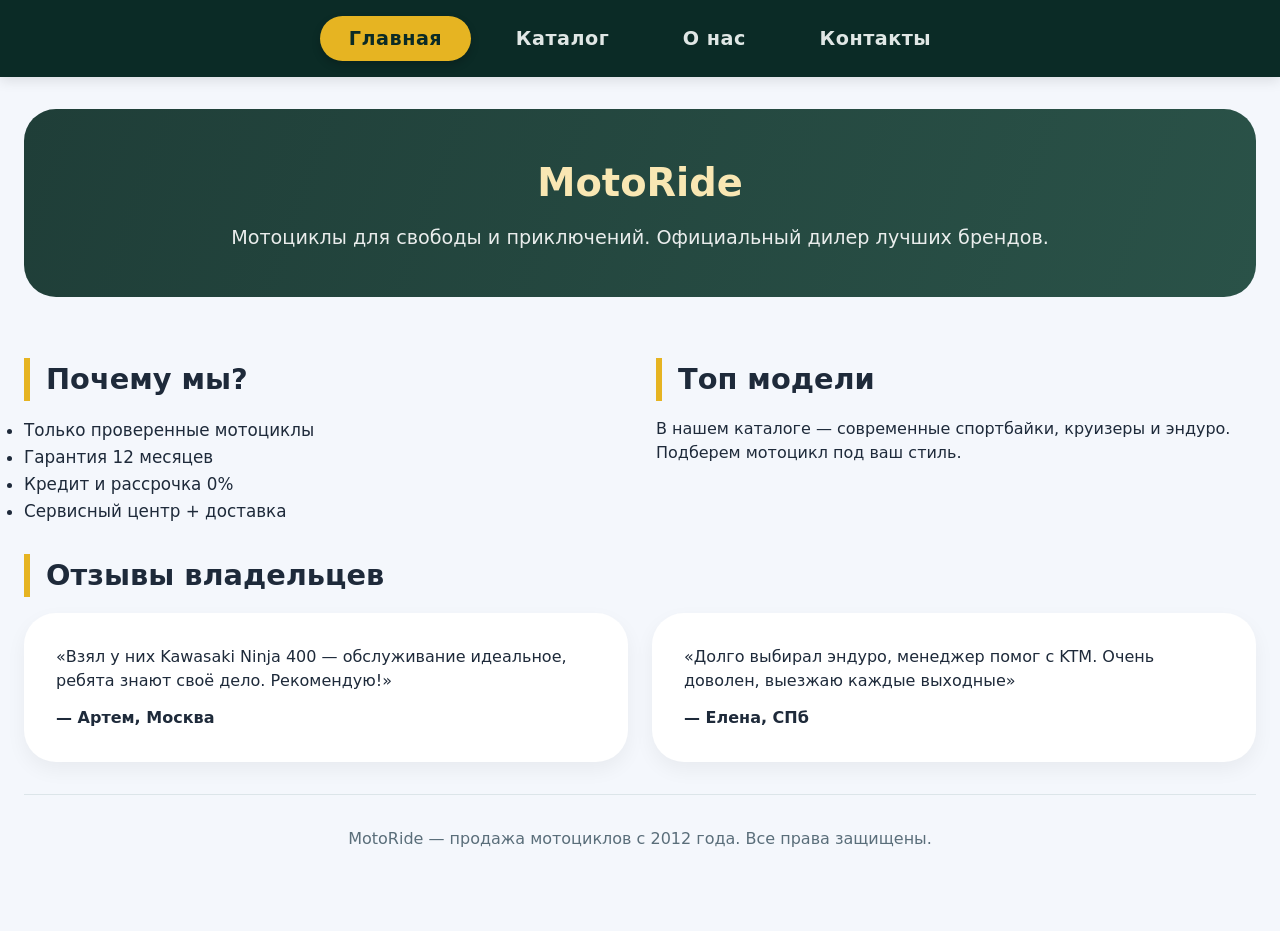
<file: index.html>
<!DOCTYPE html>
<html lang="ru">
<head>
    <meta charset="UTF-8">
    <meta name="viewport" content="width=device-width, initial-scale=1.0, user-scalable=yes">
    <title>MotoRide | Продажа мотоциклов</title>
    <link rel="stylesheet" href="css/style.css">
</head>
<body>

<div class="nav-bar">
    <a href="index.html"><button class="nav-btn active" data-page="home">Главная</button></a>
    <a href="catalog.html"><button class="nav-btn" data-page="catalog">Каталог</button></a>
    <a href="about.html"><button class="nav-btn" data-page="about">О нас</button></a>
    <a href="contacts.html"><button class="nav-btn" data-page="contacts">Контакты</button></a>
</div>

<div class="pages-container">
    <div id="home" class="page active-page">
        <div class="hero">
            <h1>MotoRide</h1>
            <p>Мотоциклы для свободы и приключений. Официальный дилер лучших брендов.</p>
        </div>

        <div style="display: flex; flex-wrap: wrap; gap: 2rem; justify-content: space-between;">
            <div style="flex: 1; min-width: 200px;">
                <h2>Почему мы?</h2>
                <ul style="margin-top: 1rem; line-height: 1.6; font-size: 1.05rem;">
                    <li>Только проверенные мотоциклы</li>
                    <li>Гарантия 12 месяцев</li>
                    <li>Кредит и рассрочка 0%</li>
                    <li>Сервисный центр + доставка</li>
                </ul>
            </div>
            <div style="flex: 1; min-width: 200px;">
                <h2>Топ модели</h2>
                <p>В нашем каталоге — современные спортбайки, круизеры и эндуро. Подберем мотоцикл под ваш стиль.</p>
            </div>
        </div>

        <h2>Отзывы владельцев</h2>
        <div style="display: grid; grid-template-columns: repeat(auto-fit, minmax(240px,1fr)); gap: 1.5rem;">
            <div class="info-card" style="margin:0;">
                <p>«Взял у них Kawasaki Ninja 400 — обслуживание идеальное, ребята знают своё дело. Рекомендую!»</p>
                <p style="margin-top: 0.8rem; font-weight: bold;">— Артем, Москва</p>
            </div>
            <div class="info-card" style="margin:0;">
                <p>«Долго выбирал эндуро, менеджер помог с KTM. Очень доволен, выезжаю каждые выходные»</p>
                <p style="margin-top: 0.8rem; font-weight: bold;">— Елена, СПб</p>
            </div>
        </div>
    </div>

    <footer>
        <p>MotoRide — продажа мотоциклов с 2012 года. Все права защищены.</p>
    </footer>
</div>

<script src="js/script.js"></script>
</body>
</html>
</file>
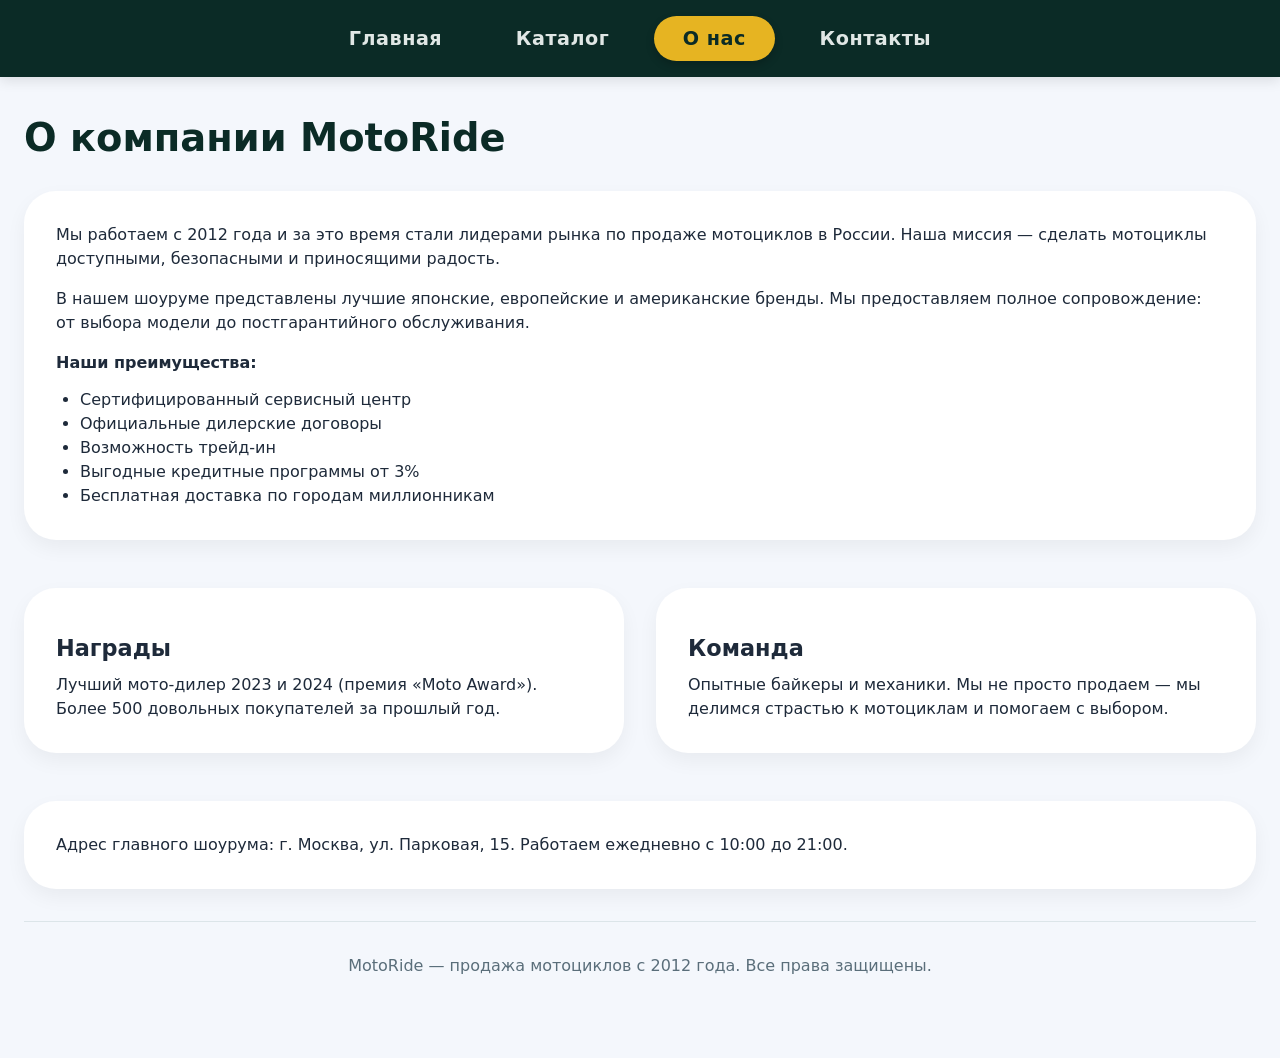
<file: about.html>
<!DOCTYPE html>
<html lang="ru">
<head>
    <meta charset="UTF-8">
    <meta name="viewport" content="width=device-width, initial-scale=1.0, user-scalable=yes">
    <title>MotoRide | Продажа мотоциклов</title>
    <link rel="stylesheet" href="css/style.css">
</head>
<body>

<div class="nav-bar">
    <a href="index.html"><button class="nav-btn" data-page="home">Главная</button></a>
    <a href="catalog.html"><button class="nav-btn" data-page="catalog">Каталог</button></a>
    <a href="about.html"><button class="nav-btn active" data-page="about">О нас</button></a>
    <a href="contacts.html"><button class="nav-btn" data-page="contacts">Контакты</button></a>
</div>

<div class="pages-container">
    <div id="about" class="page active-page">
        <h1>О компании MotoRide</h1>
        <div class="info-card">
            <p>Мы работаем с 2012 года и за это время стали лидерами рынка по продаже мотоциклов в России. Наша миссия — сделать мотоциклы доступными, безопасными и приносящими радость.</p>
            <p style="margin-top: 1rem;">В нашем шоуруме представлены лучшие японские, европейские и американские бренды. Мы предоставляем полное сопровождение: от выбора модели до постгарантийного обслуживания.</p>
            <p style="margin-top: 1rem;"><strong>Наши преимущества:</strong></p>
            <ul style="margin: 0.8rem 0 0 1.5rem;">
                <li>Сертифицированный сервисный центр</li>
                <li>Официальные дилерские договоры</li>
                <li>Возможность трейд-ин</li>
                <li>Выгодные кредитные программы от 3%</li>
                <li>Бесплатная доставка по городам миллионникам</li>
            </ul>
        </div>

        <div style="display: flex; flex-wrap: wrap; gap: 2rem;">
            <div class="info-card" style="flex:1;">
                <h3>Награды</h3>
                <p>Лучший мото-дилер 2023 и 2024 (премия «Moto Award»). Более 500 довольных покупателей за прошлый год.</p>
            </div>
            <div class="info-card" style="flex:1;">
                <h3>Команда</h3>
                <p>Опытные байкеры и механики. Мы не просто продаем — мы делимся страстью к мотоциклам и помогаем с выбором.</p>
            </div>
        </div>
        <div class="info-card">
            <p>Адрес главного шоурума: г. Москва, ул. Парковая, 15. Работаем ежедневно с 10:00 до 21:00.</p>
        </div>
    </div>

    <footer>
        <p>MotoRide — продажа мотоциклов с 2012 года. Все права защищены.</p>
    </footer>
</div>

<script src="js/script.js"></script>
</body>
</html>
</file>
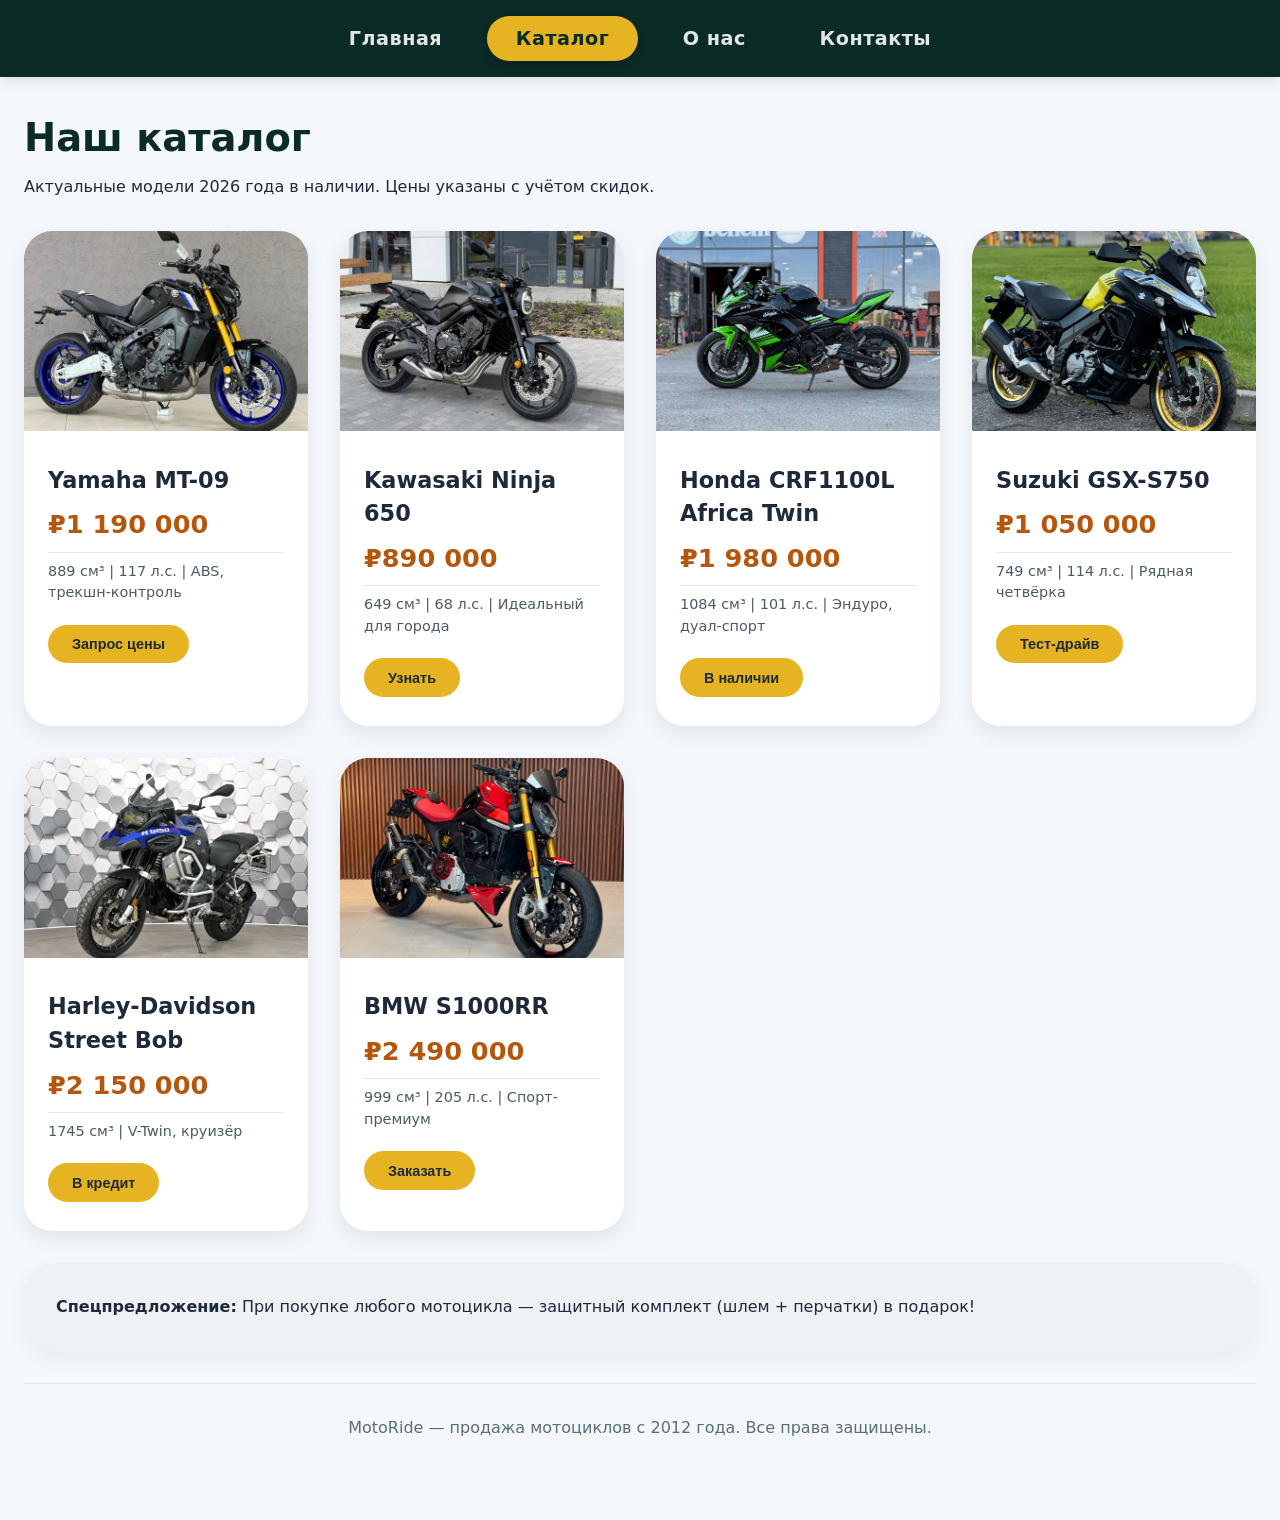
<file: catalog.html>
<!DOCTYPE html>
<html lang="ru">
<head>
    <meta charset="UTF-8">
    <meta name="viewport" content="width=device-width, initial-scale=1.0, user-scalable=yes">
    <title>MotoRide | Продажа мотоциклов</title>
    <link rel="stylesheet" href="css/style.css">
</head>
<body>

<div class="nav-bar">
    <a href="index.html"><button class="nav-btn" data-page="home">Главная</button></a>
    <a href="catalog.html"><button class="nav-btn active" data-page="catalog">Каталог</button></a>
    <a href="about.html"><button class="nav-btn" data-page="about">О нас</button></a>
    <a href="contacts.html"><button class="nav-btn" data-page="contacts">Контакты</button></a>
</div>

<div class="pages-container">
    <div id="catalog" class="page active-page">
        <h1>Наш каталог</h1>
        <p>Актуальные модели 2026 года в наличии. Цены указаны с учётом скидок.</p>

        <div class="bike-grid">
            <div class="bike-card">
                <div class="card-img"><img src="imag/image1.jpg" alt="Yamaha MT-09" style="width:100%; height:100%; object-fit:cover;"></div>
                <div class="card-content">
                    <h3>Yamaha MT-09</h3>
                    <div class="price">₽1 190 000</div>
                    <div class="specs">889 см³ | 117 л.с. | ABS, трекшн-контроль</div>
                    <button class="btn" style="margin-top: 0.8rem; font-size:0.9rem;">Запрос цены</button>
                </div>
            </div>
            <div class="bike-card">
                <div class="card-img"><img src="imag/image2.jpg" alt="Kawasaki Ninja 650" style="width:100%; height:100%; object-fit:cover;"></div>
                <div class="card-content">
                    <h3>Kawasaki Ninja 650</h3>
                    <div class="price">₽890 000</div>
                    <div class="specs">649 см³ | 68 л.с. | Идеальный для города</div>
                    <button class="btn" style="margin-top: 0.8rem; font-size:0.9rem;">Узнать</button>
                </div>
            </div>
            <div class="bike-card">
                <div class="card-img"><img src="imag/image3.jpg" alt="Honda CRF1100L Africa Twin" style="width:100%; height:100%; object-fit:cover;"></div>
                <div class="card-content">
                    <h3>Honda CRF1100L Africa Twin</h3>
                    <div class="price">₽1 980 000</div>
                    <div class="specs">1084 см³ | 101 л.с. | Эндуро, дуал-спорт</div>
                    <button class="btn" style="margin-top: 0.8rem; font-size:0.9rem;">В наличии</button>
                </div>
            </div>
            <div class="bike-card">
                <div class="card-img"><img src="imag/image4.jpg" alt="Suzuki GSX-S750" style="width:100%; height:100%; object-fit:cover;"></div>
                <div class="card-content">
                    <h3>Suzuki GSX-S750</h3>
                    <div class="price">₽1 050 000</div>
                    <div class="specs">749 см³ | 114 л.с. | Рядная четвёрка</div>
                    <button class="btn" style="margin-top: 0.8rem; font-size:0.9rem;">Тест-драйв</button>
                </div>
            </div>
            <div class="bike-card">
                <div class="card-img"><img src="imag/image5.jpg" alt="Harley-Davidson Street Bob" style="width:100%; height:100%; object-fit:cover;"></div>
                <div class="card-content">
                    <h3>Harley-Davidson Street Bob</h3>
                    <div class="price">₽2 150 000</div>
                    <div class="specs">1745 см³ | V-Twin, круизёр</div>
                    <button class="btn" style="margin-top: 0.8rem; font-size:0.9rem;">В кредит</button>
                </div>
            </div>
            <div class="bike-card">
                <div class="card-img"><img src="imag/image6.jpg" alt="BMW S1000RR" style="width:100%; height:100%; object-fit:cover;"></div>
                <div class="card-content">
                    <h3>BMW S1000RR</h3>
                    <div class="price">₽2 490 000</div>
                    <div class="specs">999 см³ | 205 л.с. | Спорт-премиум</div>
                    <button class="btn" style="margin-top: 0.8rem; font-size:0.9rem;">Заказать</button>
                </div>
            </div>
        </div>

        <div class="info-card" style="background:#eef2f5;">
            <p><strong>Спецпредложение:</strong> При покупке любого мотоцикла — защитный комплект (шлем + перчатки) в подарок!</p>
        </div>
    </div>

    <footer>
        <p>MotoRide — продажа мотоциклов с 2012 года. Все права защищены.</p>
    </footer>
</div>

<script src="js/script.js"></script>
</body>
</html>
</file>
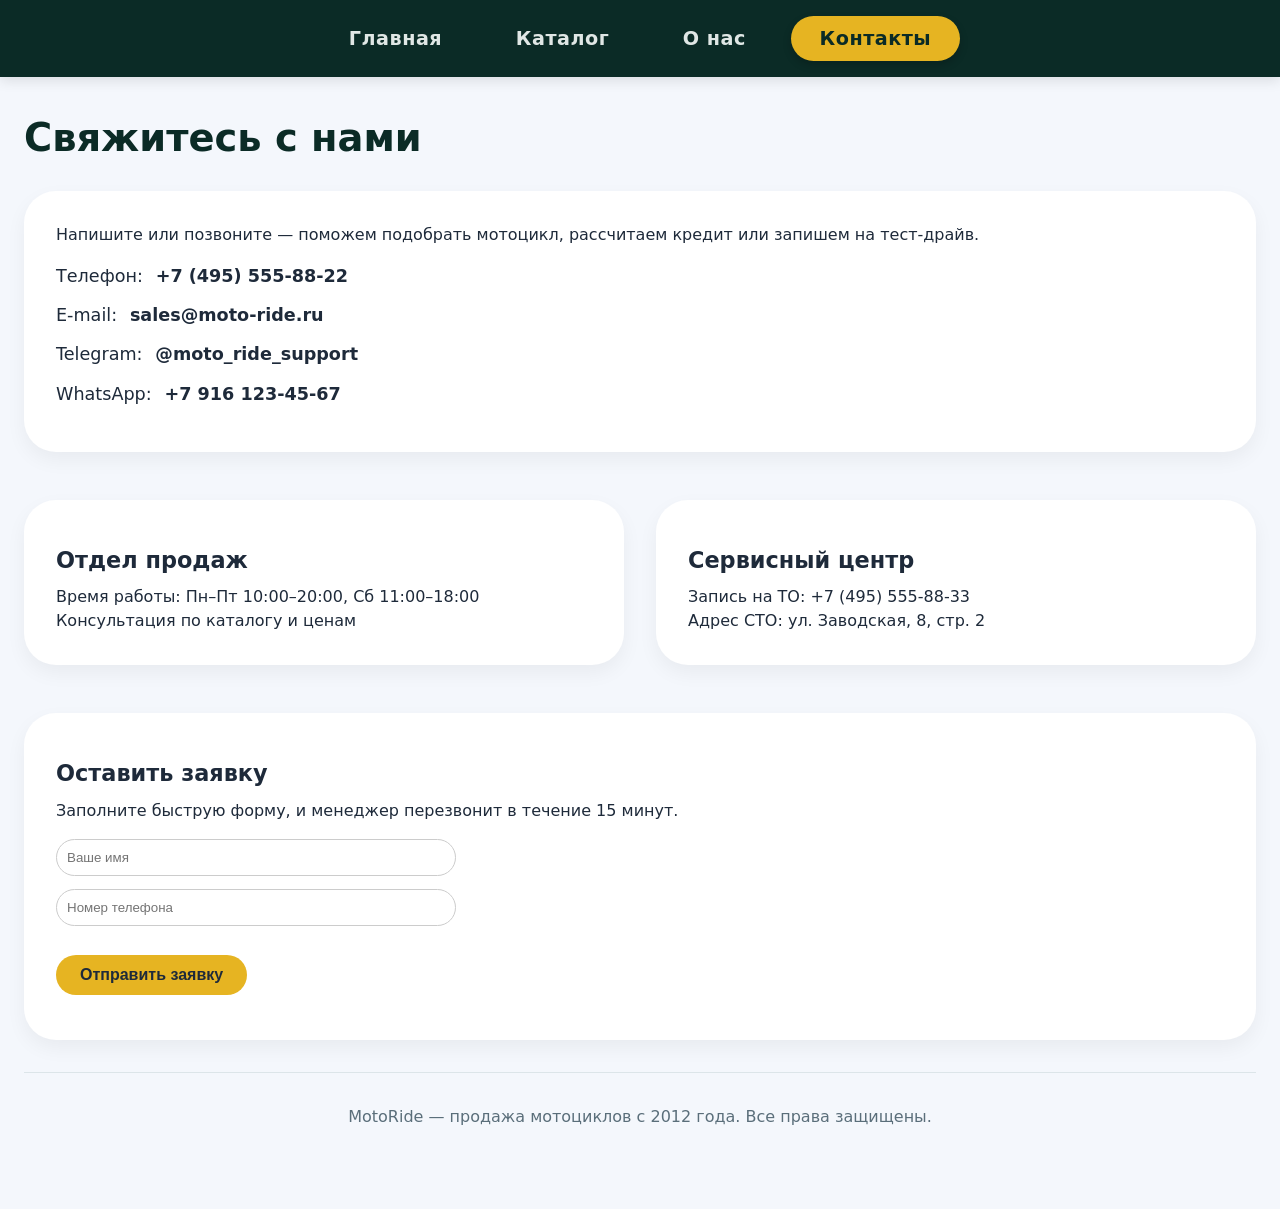
<file: contact.html>
<!DOCTYPE html>
<html lang="ru">
<head>
    <meta charset="UTF-8">
    <meta name="viewport" content="width=device-width, initial-scale=1.0, user-scalable=yes">
    <title>MotoRide | Продажа мотоциклов</title>
    <link rel="stylesheet" href="css/style.css">
</head>
<body>

<div class="nav-bar">
    <a href="index.html"><button class="nav-btn" data-page="home">Главная</button></a>
    <a href="catalog.html"><button class="nav-btn" data-page="catalog">Каталог</button></a>
    <a href="about.html"><button class="nav-btn" data-page="about">О нас</button></a>
    <a href="contacts.html"><button class="nav-btn active" data-page="contacts">Контакты</button></a>
</div>

<div class="pages-container">
    <div id="contacts" class="page active-page">
        <h1>Свяжитесь с нами</h1>
        <div class="info-card">
            <p>Напишите или позвоните — поможем подобрать мотоцикл, рассчитаем кредит или запишем на тест-драйв.</p>
            <ul class="contact-list">
                <li>Телефон: <strong>+7 (495) 555-88-22</strong></li>
                <li>E-mail: <strong>sales@moto-ride.ru</strong></li>
                <li>Telegram: <strong>@moto_ride_support</strong></li>
                <li>WhatsApp: <strong>+7 916 123-45-67</strong></li>
            </ul>
        </div>

        <div style="display: flex; flex-wrap: wrap; gap: 2rem;">
            <div class="info-card" style="flex:1;">
                <h3>Отдел продаж</h3>
                <p>Время работы: Пн–Пт 10:00–20:00, Сб 11:00–18:00</p>
                <p>Консультация по каталогу и ценам</p>
            </div>
            <div class="info-card" style="flex:1;">
                <h3>Сервисный центр</h3>
                <p>Запись на ТО: +7 (495) 555-88-33</p>
                <p>Адрес СТО: ул. Заводская, 8, стр. 2</p>
            </div>
        </div>

        <div class="info-card">
            <h3>Оставить заявку</h3>
            <p>Заполните быструю форму, и менеджер перезвонит в течение 15 минут.</p>
            <div style="display: flex; flex-direction: column; gap: 0.8rem; max-width: 400px; margin-top: 1rem;">
                <input type="text" placeholder="Ваше имя" id="userName" style="padding: 10px; border-radius: 30px; border: 1px solid #ccc;">
                <input type="tel" placeholder="Номер телефона" id="userPhone" style="padding: 10px; border-radius: 30px; border: 1px solid #ccc;">
                <button class="btn" id="sendFakeRequest" style="width: fit-content;">Отправить заявку</button>
                <p id="formMessage" style="font-size:0.85rem; color: green;"></p>
            </div>
        </div>
    </div>

    <footer>
        <p>MotoRide — продажа мотоциклов с 2012 года. Все права защищены.</p>
    </footer>
</div>

<script src="js/script.js"></script>
</body>
</html>
</file>
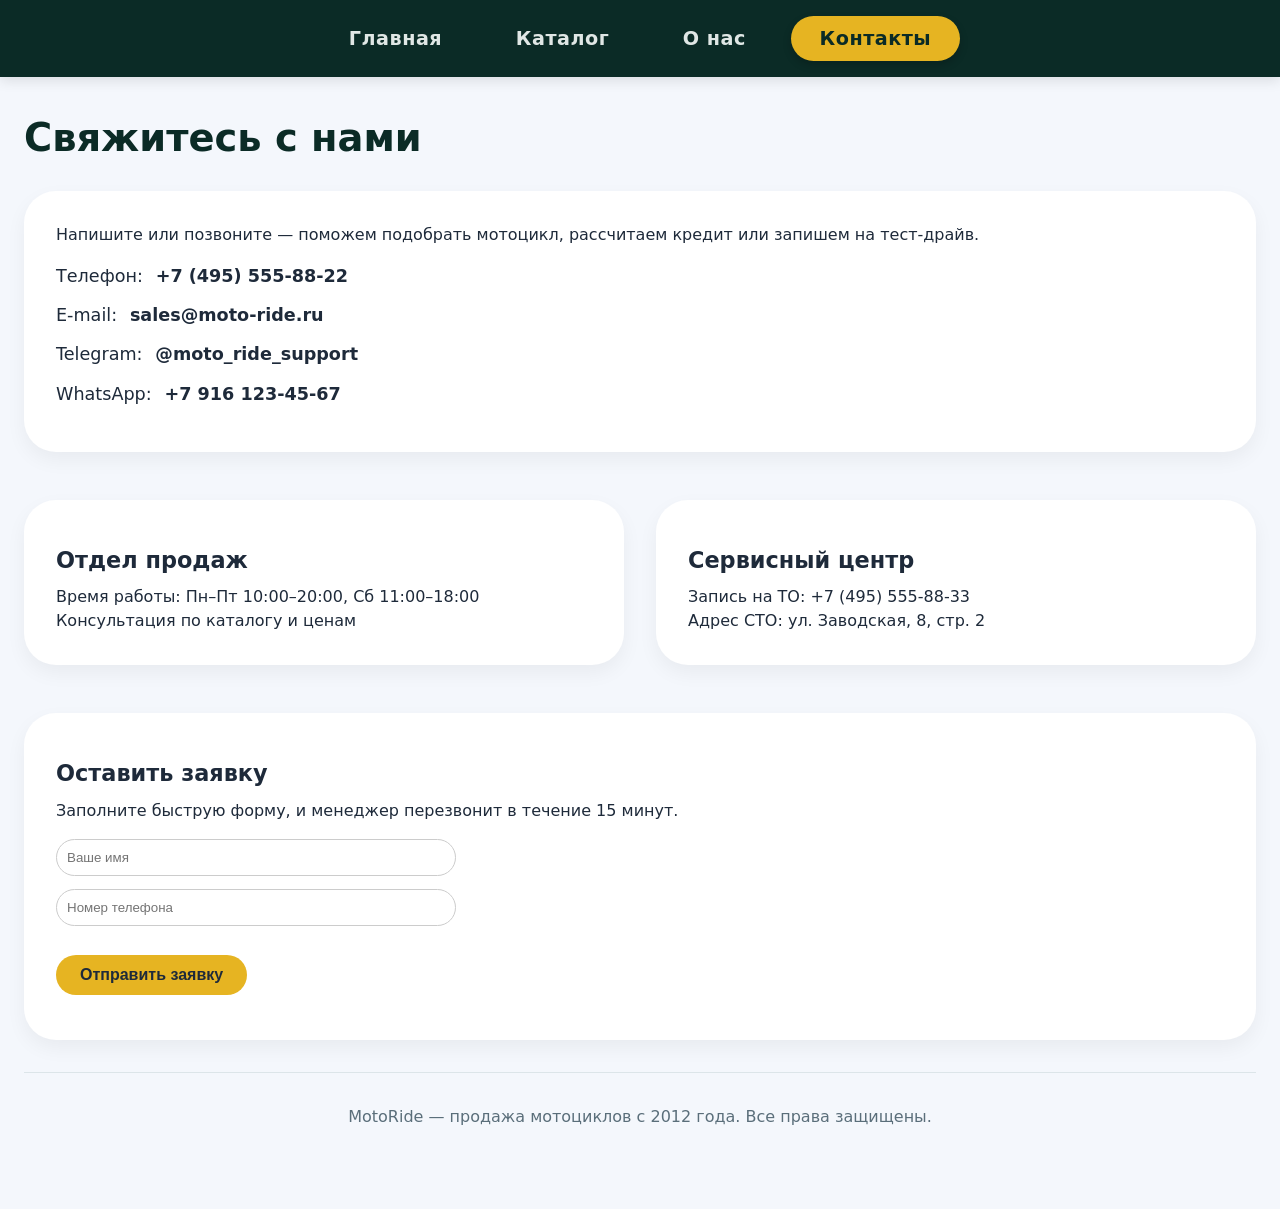
<file: contacts.html>
<!DOCTYPE html>
<html lang="ru">
<head>
    <meta charset="UTF-8">
    <meta name="viewport" content="width=device-width, initial-scale=1.0, user-scalable=yes">
    <title>MotoRide | Продажа мотоциклов</title>
    <link rel="stylesheet" href="css/style.css">
</head>
<body>

<div class="nav-bar">
    <a href="index.html"><button class="nav-btn" data-page="home">Главная</button></a>
    <a href="catalog.html"><button class="nav-btn" data-page="catalog">Каталог</button></a>
    <a href="about.html"><button class="nav-btn" data-page="about">О нас</button></a>
    <a href="contacts.html"><button class="nav-btn active" data-page="contacts">Контакты</button></a>
</div>

<div class="pages-container">
    <div id="contacts" class="page active-page">
        <h1>Свяжитесь с нами</h1>
        <div class="info-card">
            <p>Напишите или позвоните — поможем подобрать мотоцикл, рассчитаем кредит или запишем на тест-драйв.</p>
            <ul class="contact-list">
                <li>Телефон: <strong>+7 (495) 555-88-22</strong></li>
                <li>E-mail: <strong>sales@moto-ride.ru</strong></li>
                <li>Telegram: <strong>@moto_ride_support</strong></li>
                <li>WhatsApp: <strong>+7 916 123-45-67</strong></li>
            </ul>
        </div>

        <div style="display: flex; flex-wrap: wrap; gap: 2rem;">
            <div class="info-card" style="flex:1;">
                <h3>Отдел продаж</h3>
                <p>Время работы: Пн–Пт 10:00–20:00, Сб 11:00–18:00</p>
                <p>Консультация по каталогу и ценам</p>
            </div>
            <div class="info-card" style="flex:1;">
                <h3>Сервисный центр</h3>
                <p>Запись на ТО: +7 (495) 555-88-33</p>
                <p>Адрес СТО: ул. Заводская, 8, стр. 2</p>
            </div>
        </div>

        <div class="info-card">
            <h3>Оставить заявку</h3>
            <p>Заполните быструю форму, и менеджер перезвонит в течение 15 минут.</p>
            <div style="display: flex; flex-direction: column; gap: 0.8rem; max-width: 400px; margin-top: 1rem;">
                <input type="text" placeholder="Ваше имя" id="userName" style="padding: 10px; border-radius: 30px; border: 1px solid #ccc;">
                <input type="tel" placeholder="Номер телефона" id="userPhone" style="padding: 10px; border-radius: 30px; border: 1px solid #ccc;">
                <button class="btn" id="sendFakeRequest" style="width: fit-content;">Отправить заявку</button>
                <p id="formMessage" style="font-size:0.85rem; color: green;"></p>
            </div>
        </div>
    </div>

    <footer>
        <p>MotoRide — продажа мотоциклов с 2012 года. Все права защищены.</p>
    </footer>
</div>

<script src="js/script.js"></script>
</body>
</html>
</file>
<file: css/style.css>
* {
    margin: 0;
    padding: 0;
    box-sizing: border-box;
}

body {
    font-family: system-ui, 'Segoe UI', 'Roboto', 'Helvetica Neue', sans-serif;
    background: #f4f7fc;
    color: #1e2a3a;
    line-height: 1.5;
}

.nav-bar {
    background: #0b2b26;
    padding: 1rem 2rem;
    display: flex;
    flex-wrap: wrap;
    justify-content: center;
    gap: 1rem;
    box-shadow: 0 4px 12px rgba(0,0,0,0.1);
    position: sticky;
    top: 0;
    z-index: 100;
}

.nav-btn {
    background: transparent;
    border: none;
    font-size: 1.2rem;
    font-weight: 600;
    padding: 0.7rem 1.8rem;
    border-radius: 40px;
    color: #e0e7e5;
    cursor: pointer;
    transition: all 0.25s ease;
    font-family: inherit;
    letter-spacing: 0.5px;
}

.nav-btn:hover {
    background: #2c5e54;
    color: white;
    transform: translateY(-2px);
}

.nav-btn.active {
    background: #e6b422;
    color: #0b2b26;
    box-shadow: 0 4px 8px rgba(0,0,0,0.2);
}

.pages-container {
    max-width: 1300px;
    margin: 0 auto;
    padding: 2rem 1.5rem 4rem;
}

.page {
    display: none;
    animation: fadeIn 0.3s ease;
}

.page.active-page {
    display: block;
}

@keyframes fadeIn {
    from { opacity: 0; transform: translateY(8px);}
    to { opacity: 1; transform: translateY(0);}
}

h1 {
    font-size: 2.4rem;
    margin-bottom: 0.5rem;
    color: #0b2b26;
}

h2 {
    font-size: 1.8rem;
    margin: 1.8rem 0 1rem;
    border-left: 6px solid #e6b422;
    padding-left: 1rem;
}

h3 {
    font-size: 1.4rem;
    margin: 0.75rem 0 0.5rem;
}

.hero {
    background: linear-gradient(110deg, #1f3e38 0%, #2a5248 100%);
    color: white;
    padding: 2.8rem 2rem;
    border-radius: 32px;
    margin-bottom: 2rem;
    text-align: center;
}

.hero h1 {
    color: #f9e7b3;
    margin-bottom: 0.75rem;
}

.hero p {
    font-size: 1.2rem;
    opacity: 0.9;
}

.btn {
    display: inline-block;
    background: #e6b422;
    color: #1e2a3a;
    padding: 0.7rem 1.5rem;
    font-weight: bold;
    border-radius: 40px;
    text-decoration: none;
    margin-top: 1rem;
    transition: 0.2s;
    border: none;
    cursor: pointer;
    font-size: 1rem;
}

.btn:hover {
    background: #cf9f1a;
    transform: scale(1.02);
}

.bike-grid {
    display: grid;
    grid-template-columns: repeat(auto-fill, minmax(280px, 1fr));
    gap: 2rem;
    margin: 2rem 0;
}

.bike-card {
    background: white;
    border-radius: 28px;
    overflow: hidden;
    box-shadow: 0 8px 20px rgba(0,0,0,0.08);
    transition: all 0.25s;
}

.bike-card:hover {
    transform: translateY(-6px);
    box-shadow: 0 16px 28px rgba(0,0,0,0.12);
}

.card-img {
    background: #d9e3e8;
    height: 200px;
    display: flex;
    align-items: center;
    justify-content: center;
    font-size: 5rem;
    color: #2c5e54;
}

.card-content {
    padding: 1.3rem 1.5rem 1.8rem;
}

.price {
    font-size: 1.6rem;
    font-weight: 800;
    color: #b6560c;
    margin: 0.5rem 0;
}

.specs {
    font-size: 0.9rem;
    color: #4a5b66;
    margin: 0.5rem 0;
    border-top: 1px solid #e2e8f0;
    padding-top: 0.5rem;
}

.info-card {
    background: white;
    padding: 2rem;
    border-radius: 32px;
    box-shadow: 0 8px 20px rgba(0,0,0,0.05);
    margin: 1.5rem 0;
}

.contact-list {
    list-style: none;
    margin-top: 1rem;
}
.contact-list li {
    margin: 0.8rem 0;
    font-size: 1.1rem;
    display: flex;
    align-items: center;
    gap: 0.8rem;
}

footer {
    text-align: center;
    padding: 2rem 1rem 1rem;
    color: #5a6e7a;
    border-top: 1px solid #dce5e9;
    margin-top: 2rem;
}

@media (max-width: 680px) {
    .nav-btn {
        padding: 0.5rem 1rem;
        font-size: 1rem;
    }
    .hero h1 { font-size: 1.8rem; }
    .bike-grid { gap: 1rem; }
}
</file>
